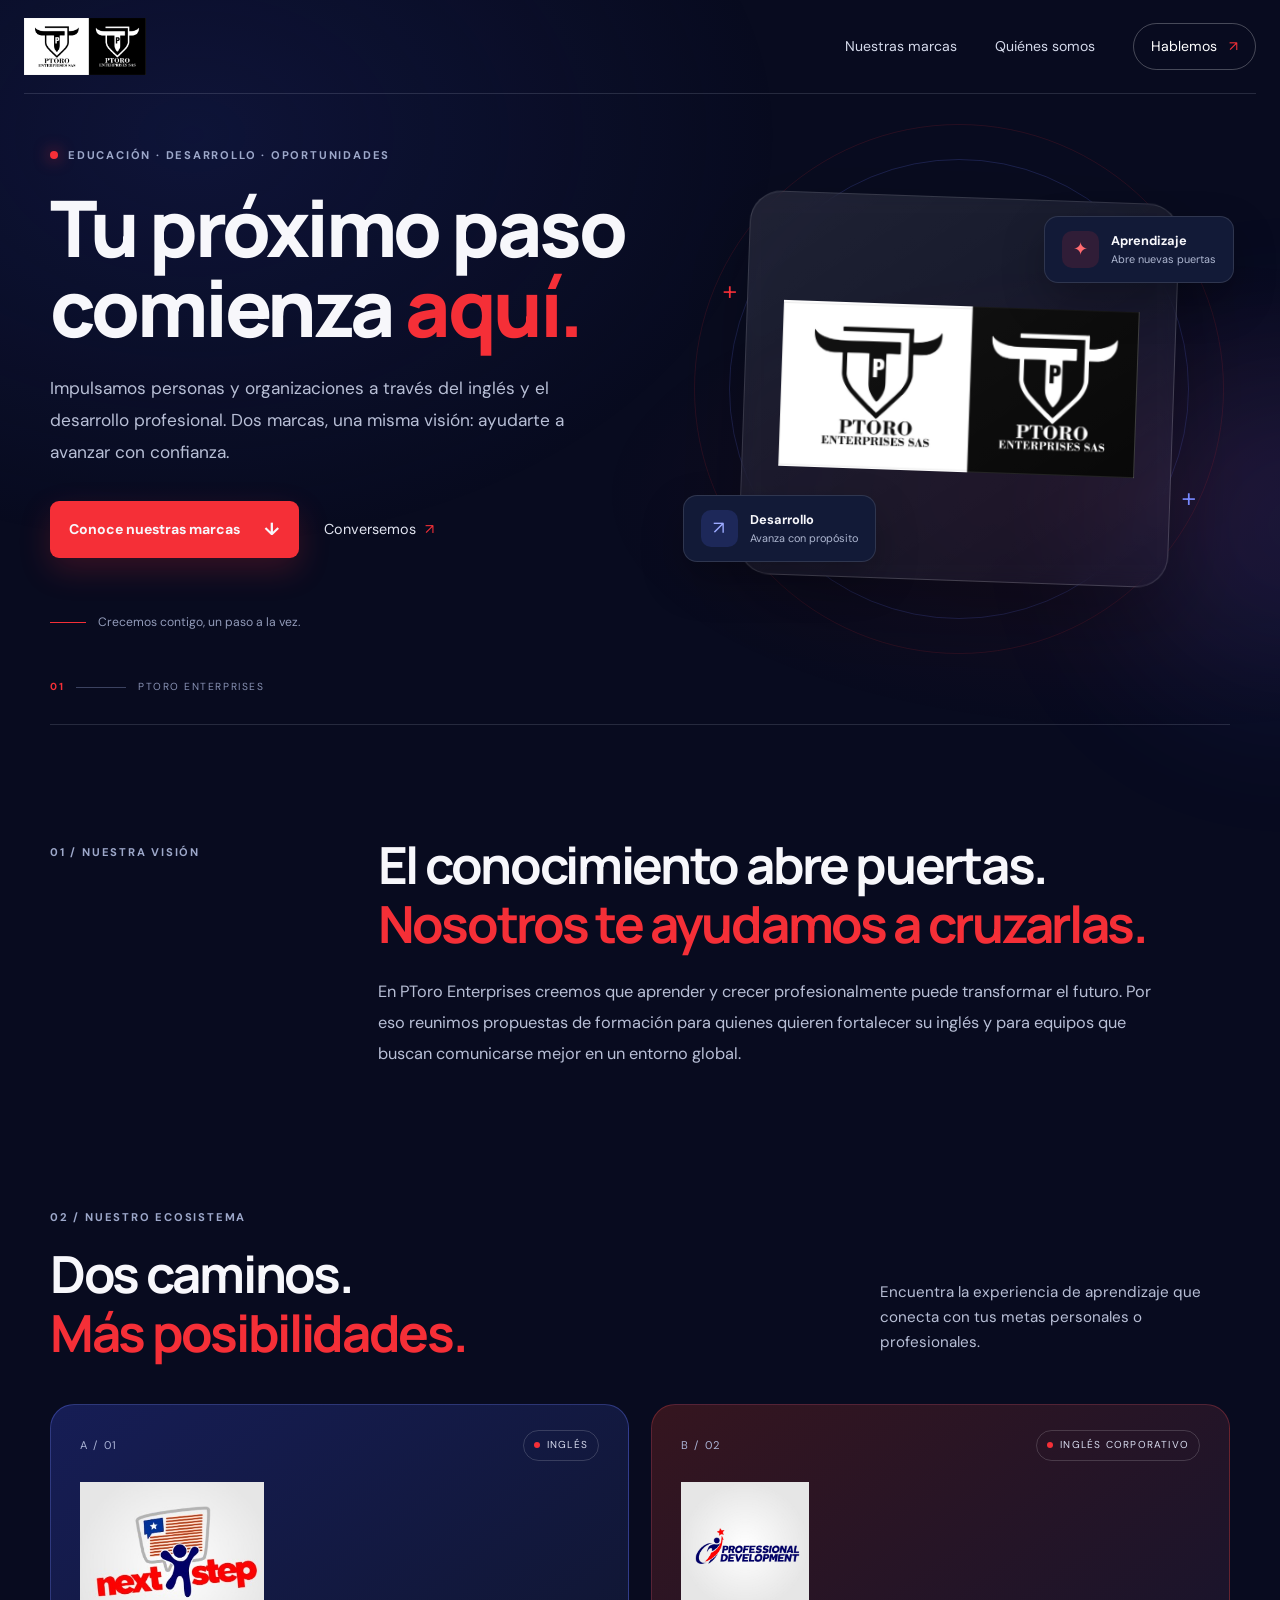
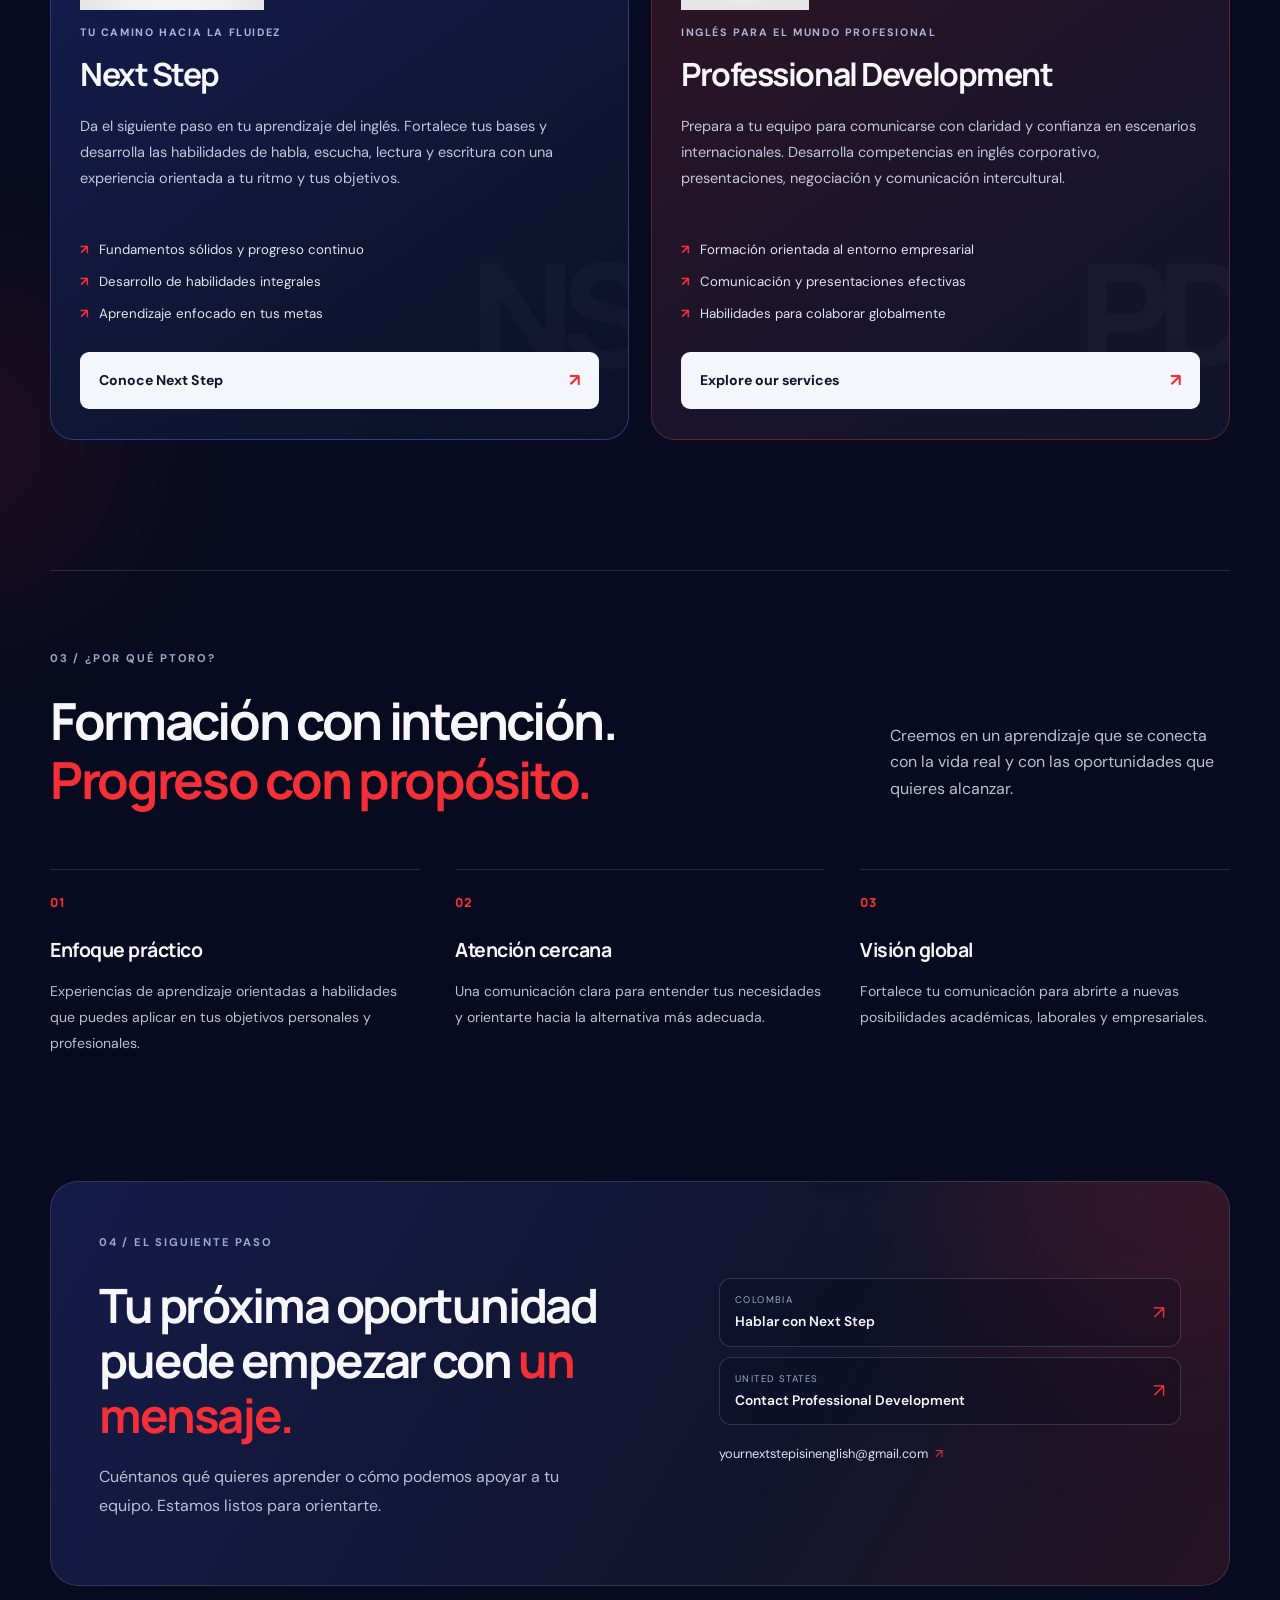
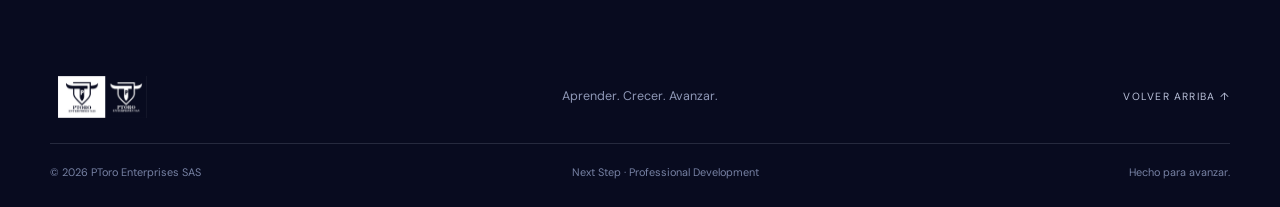
<file: index.html>
<!DOCTYPE html>
<html lang="es">
<head>
  <meta charset="UTF-8">
  <meta name="viewport" content="width=device-width, initial-scale=1.0">
  <meta name="theme-color" content="#080b1f">
  <meta name="description" content="PToro Enterprises conecta el aprendizaje del inglés con nuevas oportunidades. Conoce Next Step y Professional Development.">
  <title>PToro Enterprises | Tu próximo paso comienza aquí</title>
  <link rel="preconnect" href="https://fonts.googleapis.com">
  <link rel="preconnect" href="https://fonts.gstatic.com" crossorigin>
  <link href="https://fonts.googleapis.com/css2?family=DM+Sans:wght@400;500;600;700&family=Manrope:wght@400;500;600;700;800&display=swap" rel="stylesheet">
  <link rel="stylesheet" href="styles.css">
  <script src="script.js" defer></script>
</head>
<body>
  <div class="ambient ambient-one" aria-hidden="true"></div><div class="ambient ambient-two" aria-hidden="true"></div>
  <header class="site-header">
    <a class="brand" href="#inicio" aria-label="PToro Enterprises, inicio">
      <img src="ptoro-enterprises-logo.png" alt="Logo de PToro Enterprises">
    </a>
    <button class="menu-toggle" aria-label="Abrir menú" aria-expanded="false" aria-controls="main-nav"><span></span><span></span><span></span></button>
    <nav id="main-nav" class="main-nav">
      <a href="#marcas">Nuestras marcas</a><a href="#nosotros">Quiénes somos</a><a href="#contacto" class="nav-cta">Hablemos <span aria-hidden="true">↗</span></a>
    </nav>
  </header>

  <main>
    <section class="hero section-wrap" id="inicio">
      <div class="hero-copy reveal">
        <div class="eyebrow"><span class="eyebrow-dot"></span> EDUCACIÓN · DESARROLLO · OPORTUNIDADES</div>
        <h1>Tu próximo paso<br>comienza <span>aquí.</span></h1>
        <p class="hero-text">Impulsamos personas y organizaciones a través del inglés y el desarrollo profesional. Dos marcas, una misma visión: ayudarte a avanzar con confianza.</p>
        <div class="hero-actions"><a class="button button-primary" href="#marcas">Conoce nuestras marcas <span>↓</span></a><a class="text-link" href="#contacto">Conversemos <span>↗</span></a></div>
        <div class="hero-note"><span class="note-line"></span> Crecemos contigo, un paso a la vez.</div>
      </div>
      <div class="hero-visual reveal">
        <div class="orbit orbit-a"></div><div class="orbit orbit-b"></div>
        <div class="hero-logo-card"><img src="ptoro-enterprises-logo.png" alt="PToro Enterprises"></div>
        <div class="floating-tag tag-top"><span class="tag-icon red-icon">✦</span><span><b>Aprendizaje</b><small>Abre nuevas puertas</small></span></div>
        <div class="floating-tag tag-bottom"><span class="tag-icon blue-icon">↗</span><span><b>Desarrollo</b><small>Avanza con propósito</small></span></div>
        <div class="visual-cross cross-one">+</div><div class="visual-cross cross-two">+</div>
      </div>
      <div class="hero-index"><span>01</span><span class="index-line"></span><span>PTORO ENTERPRISES</span></div>
    </section>

    <section class="intro section-wrap reveal" id="nosotros">
      <div class="section-label"><span>01 / NUESTRA VISIÓN</span></div>
      <div class="intro-content"><h2>El conocimiento abre puertas.<br><span>Nosotros te ayudamos a cruzarlas.</span></h2><p>En PToro Enterprises creemos que aprender y crecer profesionalmente puede transformar el futuro. Por eso reunimos propuestas de formación para quienes quieren fortalecer su inglés y para equipos que buscan comunicarse mejor en un entorno global.</p></div>
    </section>

    <section class="brands-section section-wrap" id="marcas">
      <div class="section-heading reveal"><div><div class="section-label"><span>02 / NUESTRO ECOSISTEMA</span></div><h2>Dos caminos.<br><span>Más posibilidades.</span></h2></div><p>Encuentra la experiencia de aprendizaje que conecta con tus metas personales o profesionales.</p></div>
      <div class="brand-grid">
        <article class="brand-card next-card reveal">
          <div class="card-topline"><span class="card-number">A / 01</span><span class="status-pill"><i></i> INGLÉS</span></div>
          <div class="brand-logo-box"><img src="next-step-logo.png" alt="Logo de Next Step"></div>
          <div class="card-content"><p class="card-kicker">TU CAMINO HACIA LA FLUIDEZ</p><h3>Next Step</h3><p class="card-description">Da el siguiente paso en tu aprendizaje del inglés. Fortalece tus bases y desarrolla las habilidades de habla, escucha, lectura y escritura con una experiencia orientada a tu ritmo y tus objetivos.</p>
            <ul class="feature-list"><li><span>↗</span> Fundamentos sólidos y progreso continuo</li><li><span>↗</span> Desarrollo de habilidades integrales</li><li><span>↗</span> Aprendizaje enfocado en tus metas</li></ul>
            <a class="button button-light" href="https://wa.me/573175722909?text=Bienvenido%20a%20Next%20Step" target="_blank" rel="noopener noreferrer">Conoce Next Step <span>↗</span></a>
          </div><div class="card-watermark">NS</div>
        </article>
        <article class="brand-card pro-card reveal">
          <div class="card-topline"><span class="card-number">B / 02</span><span class="status-pill"><i></i> INGLÉS CORPORATIVO</span></div>
          <div class="brand-logo-box"><img src="professional-development-logo.png" alt="Logo de Professional Development"></div>
          <div class="card-content"><p class="card-kicker">INGLÉS PARA EL MUNDO PROFESIONAL</p><h3>Professional Development</h3><p class="card-description">Prepara a tu equipo para comunicarse con claridad y confianza en escenarios internacionales. Desarrolla competencias en inglés corporativo, presentaciones, negociación y comunicación intercultural.</p>
            <ul class="feature-list"><li><span>↗</span> Formación orientada al entorno empresarial</li><li><span>↗</span> Comunicación y presentaciones efectivas</li><li><span>↗</span> Habilidades para colaborar globalmente</li></ul>
            <a class="button button-light" href="https://wa.me/17044927917?text=Hi%20I%20want%20information%20about%20your%20services%20!" target="_blank" rel="noopener noreferrer">Explore our services <span>↗</span></a>
          </div><div class="card-watermark">PD</div>
        </article>
      </div>
    </section>

    <section class="why-section section-wrap reveal">
      <div class="section-label"><span>03 / ¿POR QUÉ PTORO?</span></div>
      <div class="why-heading"><h2>Formación con intención.<br><span>Progreso con propósito.</span></h2><p>Creemos en un aprendizaje que se conecta con la vida real y con las oportunidades que quieres alcanzar.</p></div>
      <div class="values-grid">
        <article class="value-item"><div class="value-icon">01</div><h3>Enfoque práctico</h3><p>Experiencias de aprendizaje orientadas a habilidades que puedes aplicar en tus objetivos personales y profesionales.</p></article>
        <article class="value-item"><div class="value-icon">02</div><h3>Atención cercana</h3><p>Una comunicación clara para entender tus necesidades y orientarte hacia la alternativa más adecuada.</p></article>
        <article class="value-item"><div class="value-icon">03</div><h3>Visión global</h3><p>Fortalece tu comunicación para abrirte a nuevas posibilidades académicas, laborales y empresariales.</p></article>
      </div>
    </section>

    <section class="contact-section section-wrap" id="contacto">
      <div class="contact-panel reveal"><div class="contact-glow"></div><div class="section-label"><span>04 / EL SIGUIENTE PASO</span></div><div class="contact-layout"><div><h2>Tu próxima oportunidad<br>puede empezar con <span>un mensaje.</span></h2><p>Cuéntanos qué quieres aprender o cómo podemos apoyar a tu equipo. Estamos listos para orientarte.</p></div><div class="contact-actions"><a class="contact-link" href="https://wa.me/573175722909?text=Bienvenido%20a%20Next%20Step" target="_blank" rel="noopener noreferrer"><span class="contact-country">COLOMBIA</span><span class="contact-main">Hablar con Next Step</span><span class="contact-arrow">↗</span></a><a class="contact-link" href="https://wa.me/17044927917?text=Hi%20I%20want%20information%20about%20your%20services%20!" target="_blank" rel="noopener noreferrer"><span class="contact-country">UNITED STATES</span><span class="contact-main">Contact Professional Development</span><span class="contact-arrow">↗</span></a><a class="email-link" href="mailto:yournextstepisinenglish@gmail.com">yournextstepisinenglish@gmail.com <span>↗</span></a></div></div></div>
    </section>
  </main>

  <footer class="site-footer section-wrap"><a class="footer-brand" href="#inicio"><img src="ptoro-enterprises-logo.png" alt="PToro Enterprises"></a><p>Aprender. Crecer. Avanzar.</p><a class="back-top" href="#inicio">VOLVER ARRIBA ↑</a><div class="footer-bottom"><span>© <span id="year"></span> PToro Enterprises SAS</span><span>Next Step · Professional Development</span><span>Hecho para avanzar.</span></div></footer>
</body>
</html>
</file>
<file: styles.css>
:root{--bg:#080b1f;--bg-soft:#0e1430;--panel:#111936;--ink:#f7f7fb;--muted:#b8bfd6;--red:#f52f37;--red-soft:#ff5b60;--blue:#171c87;--blue-bright:#5369ff;--line:rgba(225,231,255,.14);--max:1180px;--radius:24px}*{box-sizing:border-box}html{scroll-behavior:smooth;scroll-padding-top:95px}body{margin:0;background:var(--bg);color:var(--ink);font-family:'DM Sans',sans-serif;line-height:1.65;overflow-x:hidden}body::before{content:"";position:fixed;inset:0;pointer-events:none;z-index:-1;background:radial-gradient(ellipse at 15% 15%,rgba(31,43,122,.28),transparent 38%),radial-gradient(ellipse at 90% 55%,rgba(245,47,55,.08),transparent 34%)}a{color:inherit;text-decoration:none}img{display:block;max-width:100%}.section-wrap{width:min(var(--max),calc(100% - 48px));margin-inline:auto}.ambient{position:absolute;pointer-events:none;filter:blur(90px);opacity:.12;border-radius:50%;z-index:-1}.ambient-one{width:330px;height:330px;background:var(--blue-bright);top:360px;right:-180px}.ambient-two{width:280px;height:280px;background:var(--red);top:1900px;left:-180px}.site-header{width:min(1320px,calc(100% - 48px));height:94px;margin:auto;display:flex;align-items:center;justify-content:space-between;border-bottom:1px solid var(--line);position:relative;z-index:10}.brand{width:145px;display:block}.brand img{width:100%;height:57px;object-fit:contain;object-position:left center;mix-blend-mode:screen}.main-nav{display:flex;align-items:center;gap:38px;font-size:.88rem;color:#d5daeb}.main-nav>a:not(.nav-cta){transition:color .2s}.main-nav>a:not(.nav-cta):hover{color:white}.nav-cta{padding:11px 17px;border:1px solid rgba(255,255,255,.26);border-radius:999px;color:white}.nav-cta span{color:var(--red);padding-left:8px}.menu-toggle{display:none}.hero{min-height:630px;display:grid;grid-template-columns:1.05fr .95fr;align-items:center;position:relative;padding-top:50px;padding-bottom:90px;gap:38px}.hero-copy{position:relative;z-index:2}.eyebrow,.section-label{font-size:.7rem;letter-spacing:.16em;font-weight:700;color:#9da8ca}.eyebrow{display:flex;align-items:center;gap:10px;margin-bottom:24px}.eyebrow-dot{width:8px;height:8px;background:var(--red);border-radius:50%;box-shadow:0 0 16px rgba(245,47,55,.8)}h1,h2,h3,p{margin-top:0}h1,h2,h3{font-family:'Manrope',sans-serif;letter-spacing:-.045em}h1{font-size:clamp(3.3rem,6.1vw,5.8rem);line-height:1.02;font-weight:800;margin-bottom:26px}h1 span,.intro h2 span,.section-heading h2 span,.why-heading h2 span,.contact-layout h2 span{color:var(--red)}.hero-text{font-size:1.08rem;max-width:540px;color:var(--muted);line-height:1.85}.hero-actions{display:flex;align-items:center;gap:25px;flex-wrap:wrap;margin-top:32px}.button{display:inline-flex;align-items:center;justify-content:center;gap:24px;padding:14px 19px;font-size:.88rem;font-weight:700;border-radius:9px;transition:transform .2s,box-shadow .2s,background .2s}.button:hover{transform:translateY(-3px)}.button-primary{background:var(--red);box-shadow:0 12px 32px rgba(245,47,55,.2)}.button-primary:hover{background:#ff444b;box-shadow:0 15px 35px rgba(245,47,55,.3)}.button-primary span{font-size:1.1rem}.text-link{font-size:.9rem;color:#e2e5f1}.text-link span{color:var(--red);padding-left:5px}.hero-note{display:flex;align-items:center;gap:12px;margin-top:54px;color:#929bb9;font-size:.76rem}.note-line{width:36px;height:1px;background:var(--red)}.hero-visual{min-height:430px;position:relative;display:grid;place-items:center}.hero-logo-card{width:min(430px,88%);aspect-ratio:1.12;display:grid;place-items:center;padding:36px;border:1px solid rgba(255,255,255,.15);border-radius:32px;background:linear-gradient(145deg,rgba(255,255,255,.09),rgba(255,255,255,.018));box-shadow:0 30px 90px rgba(0,0,0,.3);transform:rotate(2deg);backdrop-filter:blur(10px)}.hero-logo-card img{width:100%;max-height:260px;object-fit:contain;mix-blend-mode:screen}.orbit{position:absolute;border:1px solid rgba(105,120,255,.2);border-radius:50%;width:460px;height:460px}.orbit-b{width:530px;height:530px;border-color:rgba(245,47,55,.13)}.floating-tag{position:absolute;display:flex;align-items:center;gap:12px;padding:13px 17px;background:#121a37;border:1px solid rgba(255,255,255,.12);border-radius:14px;box-shadow:0 18px 42px rgba(0,0,0,.25);z-index:2}.tag-top{top:42px;right:-4px}.tag-bottom{bottom:42px;left:-5px}.tag-icon{width:37px;height:37px;border-radius:10px;display:grid;place-items:center;font-size:1.15rem}.red-icon{color:#ff6b70;background:rgba(245,47,55,.13)}.blue-icon{color:#9caaff;background:rgba(83,105,255,.17)}.floating-tag b,.floating-tag small{display:block}.floating-tag b{font-size:.8rem}.floating-tag small{font-size:.68rem;color:#aeb7d1}.visual-cross{position:absolute;font-size:1.7rem;font-weight:300;color:var(--red)}.cross-one{top:95px;left:35px}.cross-two{bottom:83px;right:34px;color:#7889ff}.hero-index{position:absolute;bottom:28px;left:0;display:flex;align-items:center;gap:12px;font-size:.64rem;letter-spacing:.15em;color:#8993b4}.hero-index>span:first-child{color:var(--red);font-weight:700}.index-line{width:50px;height:1px;background:#3b4260}.intro{display:grid;grid-template-columns:.32fr 1fr;gap:55px;padding-top:110px;padding-bottom:130px;border-top:1px solid var(--line)}.section-label{padding-top:8px}.intro h2,.section-heading h2,.why-heading h2{font-size:clamp(2.2rem,4vw,3.7rem);line-height:1.15;margin-bottom:24px}.intro-content>p{max-width:780px;color:var(--muted);font-size:1.02rem;line-height:1.9;margin-bottom:0}.brands-section{padding-bottom:130px}.section-heading{display:flex;justify-content:space-between;align-items:end;gap:35px;margin-bottom:42px}.section-heading h2{margin:18px 0 0}.section-heading>p{max-width:350px;color:var(--muted);font-size:.95rem;margin-bottom:7px}.brand-grid{display:grid;grid-template-columns:1fr 1fr;gap:22px}.brand-card{position:relative;overflow:hidden;border-radius:var(--radius);padding:25px 29px 30px;min-width:0}.next-card{background:linear-gradient(145deg,#161d55 0%,#101632 64%,#0c1028 100%);border:1px solid rgba(105,120,255,.35)}.pro-card{background:linear-gradient(145deg,#35151f 0%,#19142c 62%,#101329 100%);border:1px solid rgba(245,75,83,.28)}.card-topline{display:flex;justify-content:space-between;align-items:center;gap:12px;position:relative;z-index:1}.card-number{font-size:.7rem;letter-spacing:.15em;color:#aab3d5}.status-pill{display:flex;align-items:center;gap:7px;font-size:.63rem;letter-spacing:.12em;color:#d8dcef;border:1px solid rgba(255,255,255,.16);border-radius:999px;padding:6px 10px}.status-pill i{width:6px;height:6px;border-radius:50%;background:var(--red)}.brand-logo-box{height:150px;display:flex;align-items:center;justify-content:flex-start;position:relative;z-index:1;margin:10px 0 3px}.brand-logo-box img{max-height:128px;max-width:82%;object-fit:contain;object-position:left center}.next-card .brand-logo-box img{width:210px;mix-blend-mode:screen}.pro-card .brand-logo-box img{width:175px;mix-blend-mode:screen}.card-content{position:relative;z-index:1}.card-kicker{font-size:.67rem;font-weight:700;letter-spacing:.15em;color:#aab4dc;margin-bottom:7px}.card-content h3{font-size:2rem;margin-bottom:13px}.card-description{color:#c1c7dd;font-size:.91rem;line-height:1.8;min-height:104px}.feature-list{list-style:none;padding:0;margin:21px 0 27px;display:grid;gap:10px;color:#e1e4f1;font-size:.83rem}.feature-list li{display:flex;gap:10px;align-items:flex-start}.feature-list li span{color:var(--red);font-weight:700}.button-light{background:#f5f6fc;color:#10142a;width:100%;justify-content:space-between}.button-light:hover{background:#fff;box-shadow:0 12px 28px rgba(0,0,0,.18)}.button-light span{color:var(--red);font-size:1.1rem}.card-watermark{position:absolute;right:-15px;bottom:55px;font-family:'Manrope';font-size:9rem;line-height:1;font-weight:800;letter-spacing:-.1em;color:rgba(255,255,255,.025);pointer-events:none}.why-section{padding:70px 0 125px;border-top:1px solid var(--line)}.why-heading{display:flex;justify-content:space-between;align-items:end;gap:40px;margin-top:24px}.why-heading h2{margin-bottom:0}.why-heading>p{max-width:340px;color:var(--muted);margin-bottom:7px}.values-grid{display:grid;grid-template-columns:repeat(3,1fr);gap:35px;margin-top:60px}.value-item{border-top:1px solid var(--line);padding-top:23px}.value-icon{font-family:'Manrope';font-size:.78rem;font-weight:800;color:var(--red);letter-spacing:.1em;margin-bottom:20px}.value-item h3{font-size:1.22rem;letter-spacing:-.025em;margin-bottom:12px}.value-item p{color:var(--muted);font-size:.88rem;line-height:1.85;margin-bottom:0}.contact-section{padding-bottom:90px}.contact-panel{position:relative;overflow:hidden;background:linear-gradient(120deg,#151b48,#11152d 62%,#251322);border:1px solid rgba(255,255,255,.13);border-radius:28px;padding:43px 48px 48px}.contact-glow{position:absolute;width:400px;height:400px;right:-130px;top:-220px;background:var(--red);opacity:.12;filter:blur(90px);border-radius:50%;pointer-events:none}.contact-layout{display:grid;grid-template-columns:1.1fr .9fr;gap:55px;position:relative;z-index:1;margin-top:27px}.contact-layout h2{font-size:clamp(2rem,3.7vw,3.4rem);line-height:1.16;margin-bottom:20px}.contact-layout>div:first-child p{color:var(--muted);max-width:480px;line-height:1.8}.contact-actions{display:flex;flex-direction:column;gap:10px}.contact-link{display:grid;grid-template-columns:1fr auto;gap:2px 10px;padding:13px 15px;border:1px solid rgba(255,255,255,.15);border-radius:12px;background:rgba(4,7,22,.23);transition:background .2s,border-color .2s}.contact-link:hover{background:rgba(255,255,255,.07);border-color:rgba(255,255,255,.3)}.contact-country{font-size:.6rem;letter-spacing:.15em;color:#9da8ca;grid-column:1}.contact-main{font-size:.86rem;font-weight:600;grid-column:1}.contact-arrow{grid-column:2;grid-row:1/3;align-self:center;color:var(--red);font-size:1.2rem}.email-link{font-size:.8rem;color:#dce0ef;margin-top:8px;overflow-wrap:anywhere}.email-link span{color:var(--red);margin-left:4px}.site-footer{display:grid;grid-template-columns:1fr 1fr 1fr;align-items:center;padding-bottom:25px}.footer-brand{width:105px}.footer-brand img{height:42px;width:100%;object-fit:contain;mix-blend-mode:screen}.site-footer>p{color:#8f98b6;font-size:.78rem;margin:0;text-align:center}.back-top{justify-self:end;color:#b9c0d8;font-size:.65rem;letter-spacing:.12em}.back-top:hover{color:white}.footer-bottom{grid-column:1/-1;display:flex;justify-content:space-between;gap:15px;margin-top:25px;padding-top:20px;border-top:1px solid var(--line);font-size:.68rem;color:#7782a4}.reveal{opacity:0;transform:translateY(18px);transition:opacity .65s ease,transform .65s ease}.reveal.is-visible{opacity:1;transform:translateY(0)}@media(prefers-reduced-motion:reduce){html{scroll-behavior:auto}.reveal{opacity:1;transform:none;transition:none}*{animation:none!important;transition:none!important}}@media(max-width:850px){.main-nav{gap:22px}.hero{grid-template-columns:1fr 0.8fr;gap:12px;min-height:590px}.hero-visual{min-height:350px}.hero-logo-card{padding:25px}.orbit{width:360px;height:360px}.orbit-b{width:410px;height:410px}.tag-top{right:-12px}.tag-bottom{left:-12px}.intro{grid-template-columns:1fr;gap:22px;padding-top:80px;padding-bottom:90px}.brand-grid{gap:14px}.brand-card{padding:22px}.card-description{min-height:145px}.contact-panel{padding:35px 30px}.contact-layout{gap:25px}}@media(max-width:650px){.section-wrap{width:calc(100% - 36px)}.site-header{width:calc(100% - 36px);height:78px}.brand{width:125px}.brand img{height:48px}.menu-toggle{display:flex;flex-direction:column;gap:5px;background:transparent;border:1px solid var(--line);border-radius:10px;padding:11px;z-index:12}.menu-toggle span{width:19px;height:2px;background:#fff;display:block}.main-nav{display:none;position:absolute;top:68px;left:0;right:0;flex-direction:column;align-items:stretch;gap:0;padding:10px;background:#10152d;border:1px solid var(--line);border-radius:14px;box-shadow:0 20px 40px rgba(0,0,0,.35)}.main-nav.open{display:flex}.main-nav>a{padding:13px 12px}.nav-cta{margin-top:5px;text-align:center}.hero{display:flex;flex-direction:column;align-items:stretch;padding-top:68px;padding-bottom:90px;gap:20px}.eyebrow{font-size:.59rem;letter-spacing:.11em}.hero h1{font-size:clamp(3.1rem,13vw,4.5rem)}.hero-text{font-size:.98rem}.hero-note{margin-top:35px}.hero-visual{min-height:330px;margin:5px 0 10px}.hero-logo-card{width:min(340px,78%);padding:27px;border-radius:25px}.hero-logo-card img{max-height:200px}.orbit{width:300px;height:300px}.orbit-b{width:340px;height:340px}.floating-tag{padding:10px 12px}.tag-top{top:20px;right:0}.tag-bottom{bottom:15px;left:0}.floating-tag b{font-size:.72rem}.floating-tag small{font-size:.61rem}.tag-icon{width:31px;height:31px}.hero-index{bottom:22px}.intro{padding-top:65px;padding-bottom:75px}.intro h2,.section-heading h2,.why-heading h2{font-size:2.25rem}.intro-content>p{font-size:.95rem}.brands-section{padding-bottom:80px}.section-heading,.why-heading{display:block}.section-heading>p,.why-heading>p{margin-top:20px}.brand-grid{grid-template-columns:1fr}.brand-card{padding:23px}.brand-logo-box{height:125px}.brand-logo-box img{max-height:110px}.card-description{min-height:0}.feature-list{font-size:.81rem}.why-section{padding:55px 0 80px}.values-grid{grid-template-columns:1fr;gap:28px;margin-top:38px}.value-item{padding-top:18px}.value-icon{margin-bottom:12px}.contact-section{padding-bottom:60px}.contact-panel{padding:29px 21px;border-radius:21px}.contact-layout{grid-template-columns:1fr;gap:20px;margin-top:20px}.contact-layout h2{font-size:2.2rem}.site-footer{grid-template-columns:1fr auto;gap:15px}.site-footer>p{display:none}.back-top{grid-column:2;grid-row:1}.footer-bottom{flex-direction:column;gap:7px;margin-top:10px}.footer-brand{width:95px}}@media(min-width:651px){.main-nav{display:flex!important}}
</file>
